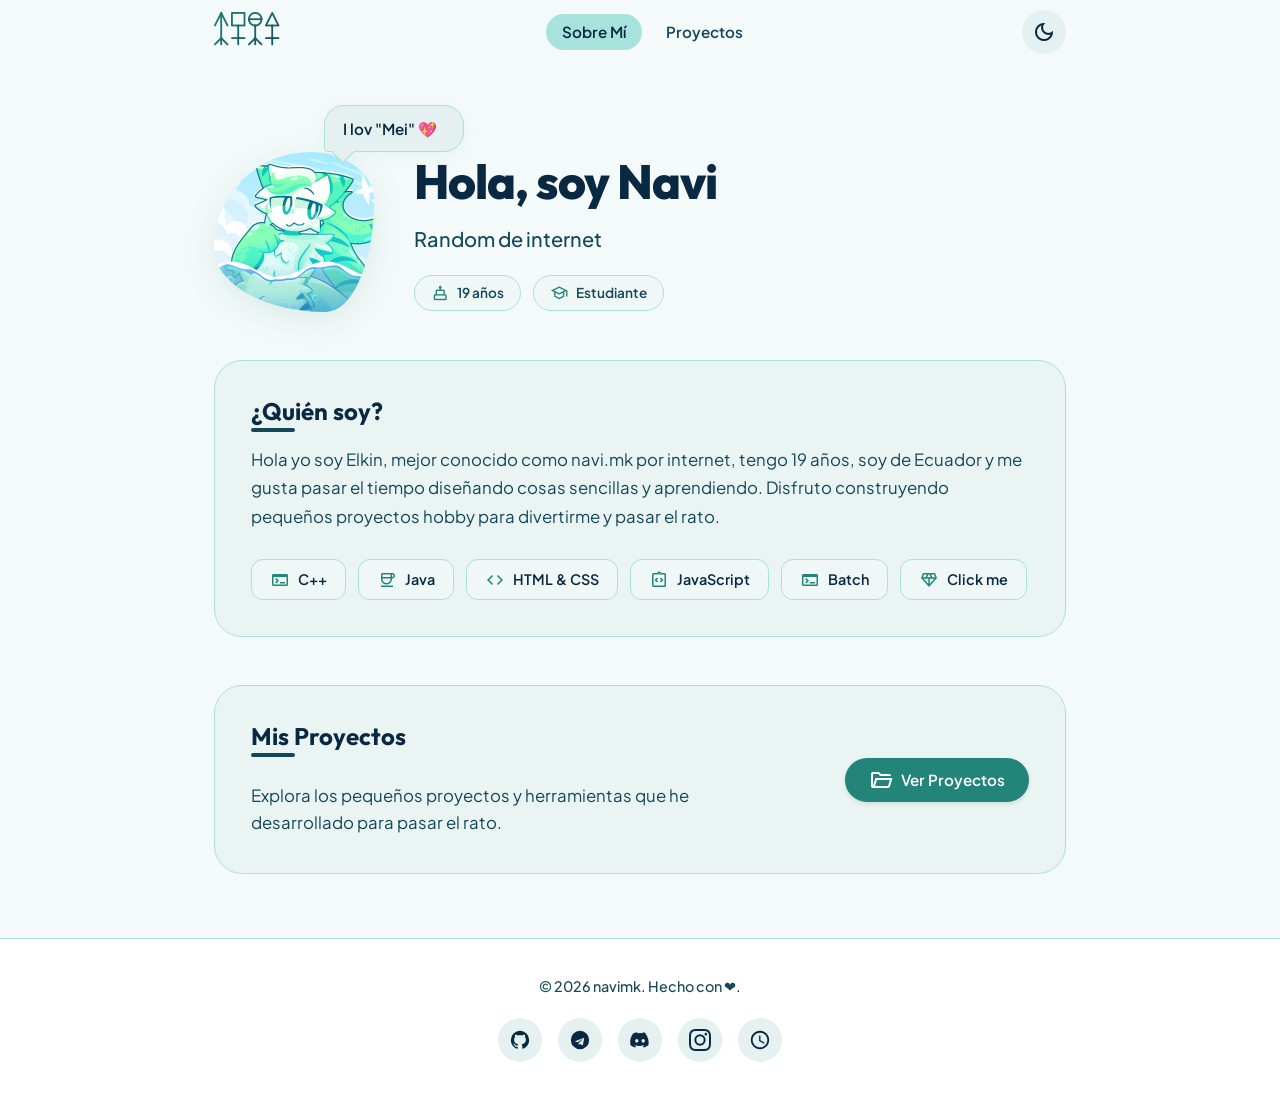
<file: index.html>
<!DOCTYPE html>
<html lang="es">
<head>
    <meta charset="UTF-8">
    <meta name="viewport" content="width=device-width, initial-scale=1.0">
    <meta name="description" content="Pagina de Navi.mk :3">
    <link rel="icon" href="assets/icon.webp">
    <title>Navi.mk</title>
    <!-- Google Fonts and Material Symbols -->
    <link rel="stylesheet"
        href="https://fonts.googleapis.com/css2?family=Material+Symbols+Outlined:opsz,wght,FILL,GRAD@20..48,100..700,0..1,-50..200" />
    <link rel="stylesheet" href="style.css">
    <script>
        // Aplicar tema inmediatamente para evitar parpadeo blanco/oscuro en la carga
        const savedTheme = localStorage.getItem('theme');
        const systemPrefersDark = window.matchMedia('(prefers-color-scheme: dark)').matches;
        const initialTheme = savedTheme || (systemPrefersDark ? 'dark' : 'light');
        document.documentElement.setAttribute('data-theme', initialTheme);
    </script>
</head>

<body>
    <!-- Top App Bar Component -->
    <nav-header active="index"></nav-header>

    <main class="main-content">
        <!-- Profile / Hero Section -->
        <section class="hero-section">
            <div class="profile-avatar-container">
                <!-- Expressive blob shape as avatar background with theme-responsive profile picture -->
                <div class="profile-blob" tabindex="0" role="button" aria-label="Ver créditos de la foto de perfil">
                </div>
                <!-- Globo de texto (Speech bubble) -->
                <div class="speech-bubble">
                    <p id="texto-dinamico-burbuja">Cargando...</p>
                </div>
            </div>
            <div class="hero-info">
                <h1 class="display-name">Hola, soy Navi</h1>
                <p class="headline-text">Random de internet</p>
                <div class="info-badges">
                    <span class="info-badge">
                        <span class="material-symbols-outlined">cake</span>
                        <span>19 años</span>
                    </span>
                    <span class="info-badge">
                        <span class="material-symbols-outlined">school</span>
                        <span>Estudiante</span>
                    </span>
                </div>
            </div>
        </section>

        <!-- About Me Card -->
        <section class="about-card">
            <h2 class="section-title">¿Quién soy?</h2>
            <p class="about-text">
                Hola yo soy Elkin, mejor conocido como navi.mk por internet, tengo 19 años, soy de Ecuador y me gusta
                pasar el tiempo diseñando cosas sencillas y aprendiendo.
                Disfruto construyendo pequeños proyectos hobby para divertirme y pasar el rato.
            </p>
            <div class="skills-container">
                <span class="chip">
                    <span class="material-symbols-outlined chip-icon">terminal</span>
                    <span>C++</span>
                </span>
                <span class="chip">
                    <span class="material-symbols-outlined chip-icon">coffee</span>
                    <span>Java</span>
                </span>
                <span class="chip">
                    <span class="material-symbols-outlined chip-icon">code</span>
                    <span>HTML & CSS</span>
                </span>
                <span class="chip">
                    <span class="material-symbols-outlined chip-icon">integration_instructions</span>
                    <span>JavaScript</span>
                </span>
                <span class="chip">
                    <span class="material-symbols-outlined chip-icon">terminal</span>
                    <span>Batch</span>
                </span>
                <span class="chip" onclick="fifiegg()">
                    <span class="material-symbols-outlined chip-icon">diamond</span>
                    <span>Click me</span>
                </span>
            </div>
        </section>

        <!-- Projects CTA Card -->
        <section class="projects-cta-card">
            <div class="cta-content">
                <h2 class="section-title">Mis Proyectos</h2>
                <p class="cta-text">Explora los pequeños proyectos y herramientas que he desarrollado para pasar el
                    rato.</p>
            </div>
            <a href="proyectos.html" class="btn-primary">
                <span class="material-symbols-outlined">folder_open</span>
                <span>Ver Proyectos</span>
            </a>
        </section>
    </main>

    <!-- Footer Component -->
    <nav-footer></nav-footer>

    <!-- Modal para Créditos de Foto de Perfil -->
    <div id="pfp-modal" class="modal-overlay" aria-hidden="true" role="dialog" aria-labelledby="pfp-modal-title">
        <div class="modal-container">
            <header class="modal-header">
                <h2 id="pfp-modal-title" class="modal-title-text">Créditos del Avatar</h2>
                <button id="pfp-modal-close" class="icon-button" aria-label="Cerrar ventana">
                    <span class="material-symbols-outlined">close</span>
                </button>
            </header>
            <div class="modal-body">
                <p class="modal-desc">El personaje y pfp utilizada es propiedad de artifyber/azka, todos los créditos a
                    su persona</p>
                <p class="modal-desc">Me encanta su arte, es muy bonito :3</p>
                <p class="modal-desc">Puedes visitar su Twitter y ver su arte aqui:</p>
            </div>
            <div class="modal-footer">
                <a href="https://x.com/artifyber" target="_blank" class="btn-primary">
                    <span class="material-symbols-outlined">open_in_new</span>
                    <span>Ver a Artifyber</span>
                </a>
            </div>
        </div>
    </div>
    <!-- egg -->
    <div id="ventana-emergente" class="egg">
    <a class="btn-primary btn-egg" onclick="byfifi()"><span>X</span></a>
    <div id="fifi-dvd"><img class="minififi" src="assets/icon.webp"></div>
    </div>
    <!-- JS Script -->
    <script src="/scripts/components.js"></script>
    <script src="/scripts/egg.js"></script>
    <script src="/scripts/script.js"></script>
    <script src="/scripts/frases.js"></script>
</body>

</html>
</file>
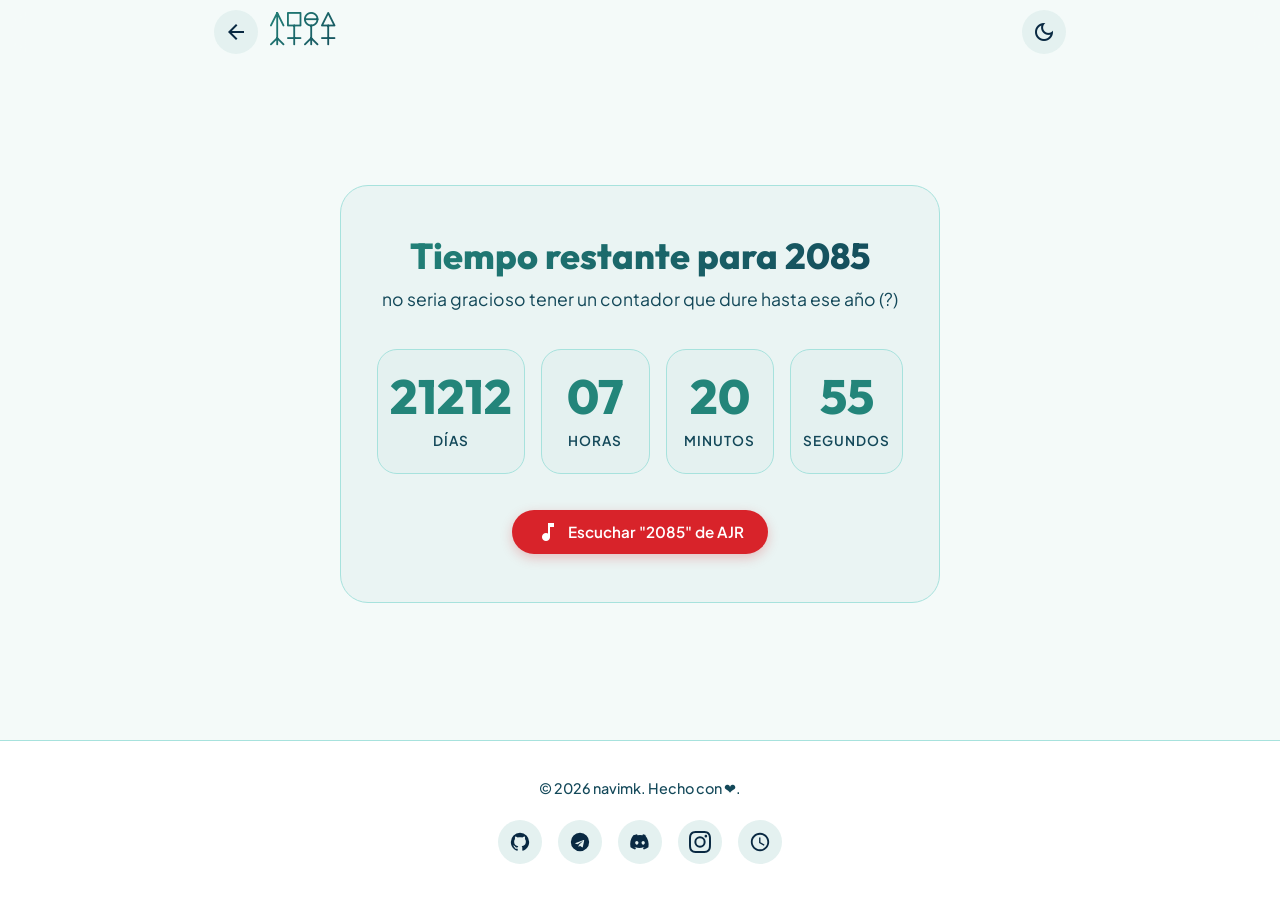
<file: 2085.html>
<!DOCTYPE html>
<html lang="es">

<head>
    <meta charset="UTF-8">
    <meta name="viewport" content="width=device-width, initial-scale=1.0">
    <meta name="description" content="2085">
    <link rel="icon" href="assets/icon.webp">
    <title>Cuenta Regresiva a 2085</title>
    <!-- Google Fonts and Material Symbols -->
    <link rel="stylesheet"
        href="https://fonts.googleapis.com/css2?family=Material+Symbols+Outlined:opsz,wght,FILL,GRAD@20..48,100..700,0..1,-50..200" />
    <link rel="stylesheet" href="style.css">
    <script>
        // Aplicar tema inmediatamente para evitar parpadeo blanco/oscuro en la carga
        const savedTheme = localStorage.getItem('theme');
        const systemPrefersDark = window.matchMedia('(prefers-color-scheme: dark)').matches;
        const initialTheme = savedTheme || (systemPrefersDark ? 'dark' : 'light');
        document.documentElement.setAttribute('data-theme', initialTheme);
    </script>
</head>

<body>
    <!-- Top App Bar Component -->
    <nav-header back="true"></nav-header>

    <!-- Main Content -->
    <main class="main-content">
        <section class="countdown-section">
            <div class="countdown-card">
                <h1 class="countdown-title">Tiempo restante para 2085</h1>
                <p class="countdown-subtitle">no seria gracioso tener un contador que dure hasta ese año (?)</p>

                <div id="contador" class="countdown-grid">
                    <div class="bloque-tiempo">
                        <span id="dias" class="numero">00</span>
                        <span class="etiqueta">Días</span>
                    </div>
                    <div class="bloque-tiempo">
                        <span id="horas" class="numero">00</span>
                        <span class="etiqueta">Horas</span>
                    </div>
                    <div class="bloque-tiempo">
                        <span id="minutos" class="numero">00</span>
                        <span class="etiqueta">Minutos</span>
                    </div>
                    <div class="bloque-tiempo">
                        <span id="segundos" class="numero">00</span>
                        <span class="etiqueta">Segundos</span>
                    </div>
                </div>

                <h2 id="mensaje-final" style="display:none;" class="final-message">Hola!</h2>

                <div style="margin-top: 36px; display: flex; justify-content: center;">
                    <a href="https://www.youtube.com/watch?v=4t3IgrvlKMI" target="_blank" class="btn-primary"
                        style="background-color: #d8232a; color: #ffffff; gap: 8px; box-shadow: 0 4px 12px rgba(216, 35, 42, 0.25);">
                        <span class="material-symbols-outlined">music_note</span>
                        <span>Escuchar "2085" de AJR</span>
                    </a>
                </div>
            </div>
        </section>
    </main>

    <!-- Footer Component -->
    <nav-footer></nav-footer>

    <!-- JAVASCRIPT: La lógica del temporizador -->
    <script>
        // 1. Define la fecha objetivo (Formato: Mes Día, Año Hora:Minuto:Segundo)
        const fechaObjetivo = new Date("Jan 1, 2085 00:00:00").getTime();

        // 2. Actualiza la cuenta cada 1 segundo (1000 milisegundos)
        const intervalo = setInterval(function () {

            // Obtener la fecha y hora de hoy
            const ahora = new Date().getTime();

            // Encontrar la distancia entre ahora y la fecha objetivo
            const distancia = fechaObjetivo - ahora;

            // Cálculos de tiempo para días, horas, minutos y segundos
            const dias = Math.floor(distancia / (1000 * 60 * 60 * 24));
            const horas = Math.floor((distancia % (1000 * 60 * 60 * 24)) / (1000 * 60 * 60));
            const minutos = Math.floor((distancia % (1000 * 60 * 60)) / (1000 * 60));
            const segundos = Math.floor((distancia % (1000 * 60)) / 1000);

            // Mostrar el resultado en los elementos HTML correspondientes
            document.getElementById("dias").innerText = dias;
            document.getElementById("horas").innerText = horas < 10 ? "0" + horas : horas;
            document.getElementById("minutos").innerText = minutos < 10 ? "0" + minutos : minutos;
            document.getElementById("segundos").innerText = segundos < 10 ? "0" + segundos : segundos;

            // Si la cuenta regresiva termina
            if (distancia < 0) {
                clearInterval(intervalo);
                document.getElementById("contador").style.display = "none";
                document.getElementById("mensaje-final").style.display = "block";
            }
        }, 1000);
    </script>
    <!-- JS Script del tema y modales -->
    <script src="/scripts/components.js"></script>
    <script src="/scripts/script.js"></script>
</body>

</html>
</file>
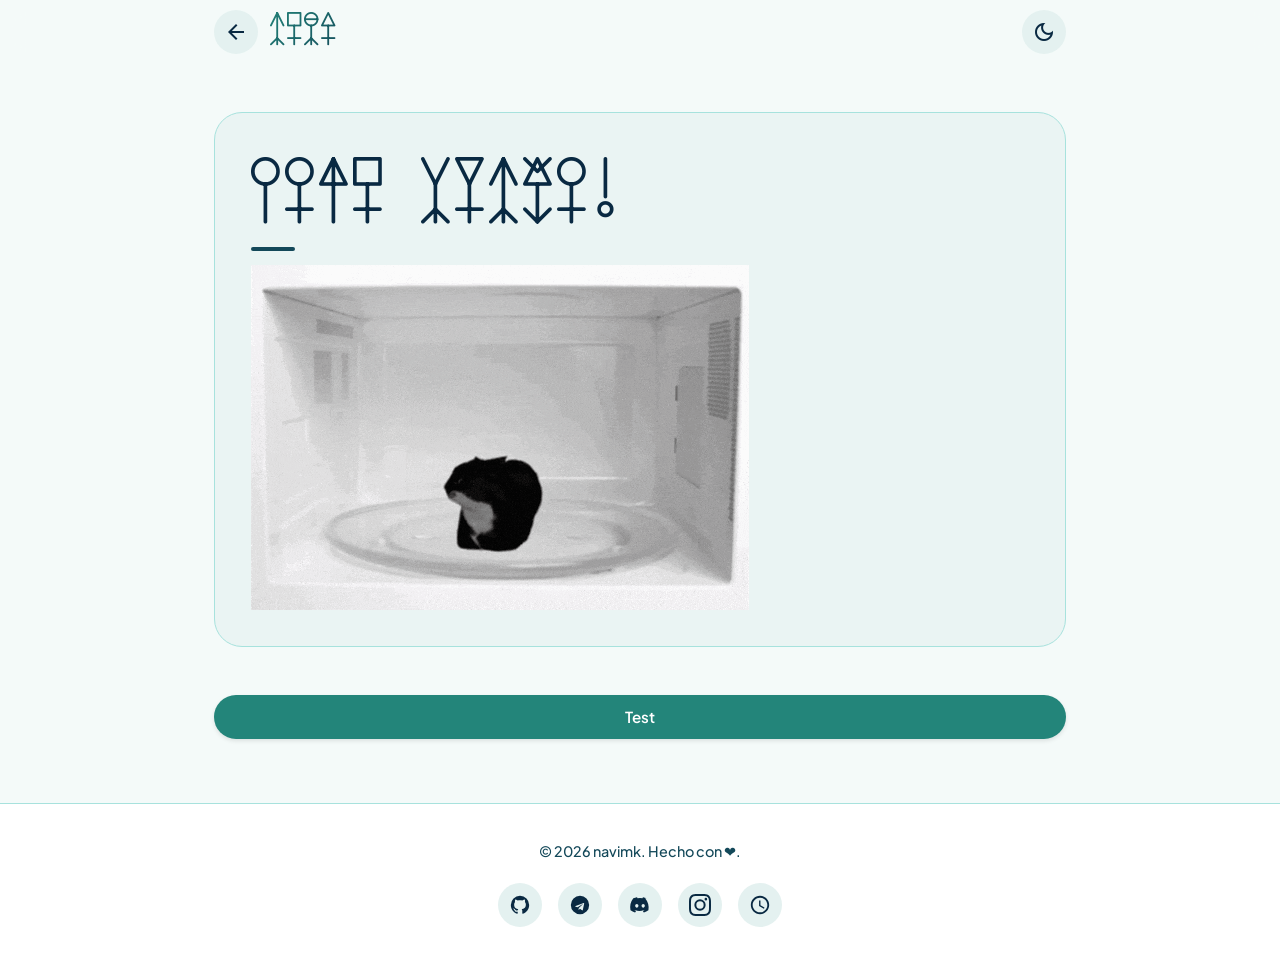
<file: hola.html>
<html>
<head>
    <!--Hola-->
    <!--el chiste de este archivo es solo ser un hola-->
    <meta name="viewport" content="width=device-width, initial-scale=1.0">
    <title>Hola mundo</title>
    <link rel="stylesheet" href="style.css">
    <link rel="stylesheet"
        href="https://fonts.googleapis.com/css2?family=Material+Symbols+Outlined:opsz,wght,FILL,GRAD@20..48,100..700,0..1,-50..200" />
    <script>
        // Aplicar tema inmediatamente para evitar parpadeo blanco/oscuro en la carga
        const savedTheme = localStorage.getItem('theme');
        const systemPrefersDark = window.matchMedia('(prefers-color-scheme: dark)').matches;
        const initialTheme = savedTheme || (systemPrefersDark ? 'dark' : 'light');
        document.documentElement.setAttribute('data-theme', initialTheme);
    </script>
</head>
<body>
    <!-- Top App Bar Component -->
    <nav-header back="true"></nav-header>

    <main class="main-content">
    <section class="about-card">
        <h1 class="hello section-title">Hola mundo!</h1>
        
        <img src="assets/spinning-cat.gif" >

    </section>
            <a class="btn-primary" href="test.html">
        <span>Test</span>
    </a>
    </main>

    <!-- Footer Component -->
    <nav-footer></nav-footer>
    <!-- JS Script -->
    <script src="/scripts/components.js"></script>
    <script src="/scripts/script.js"></script>
</body>
</html>
</file>
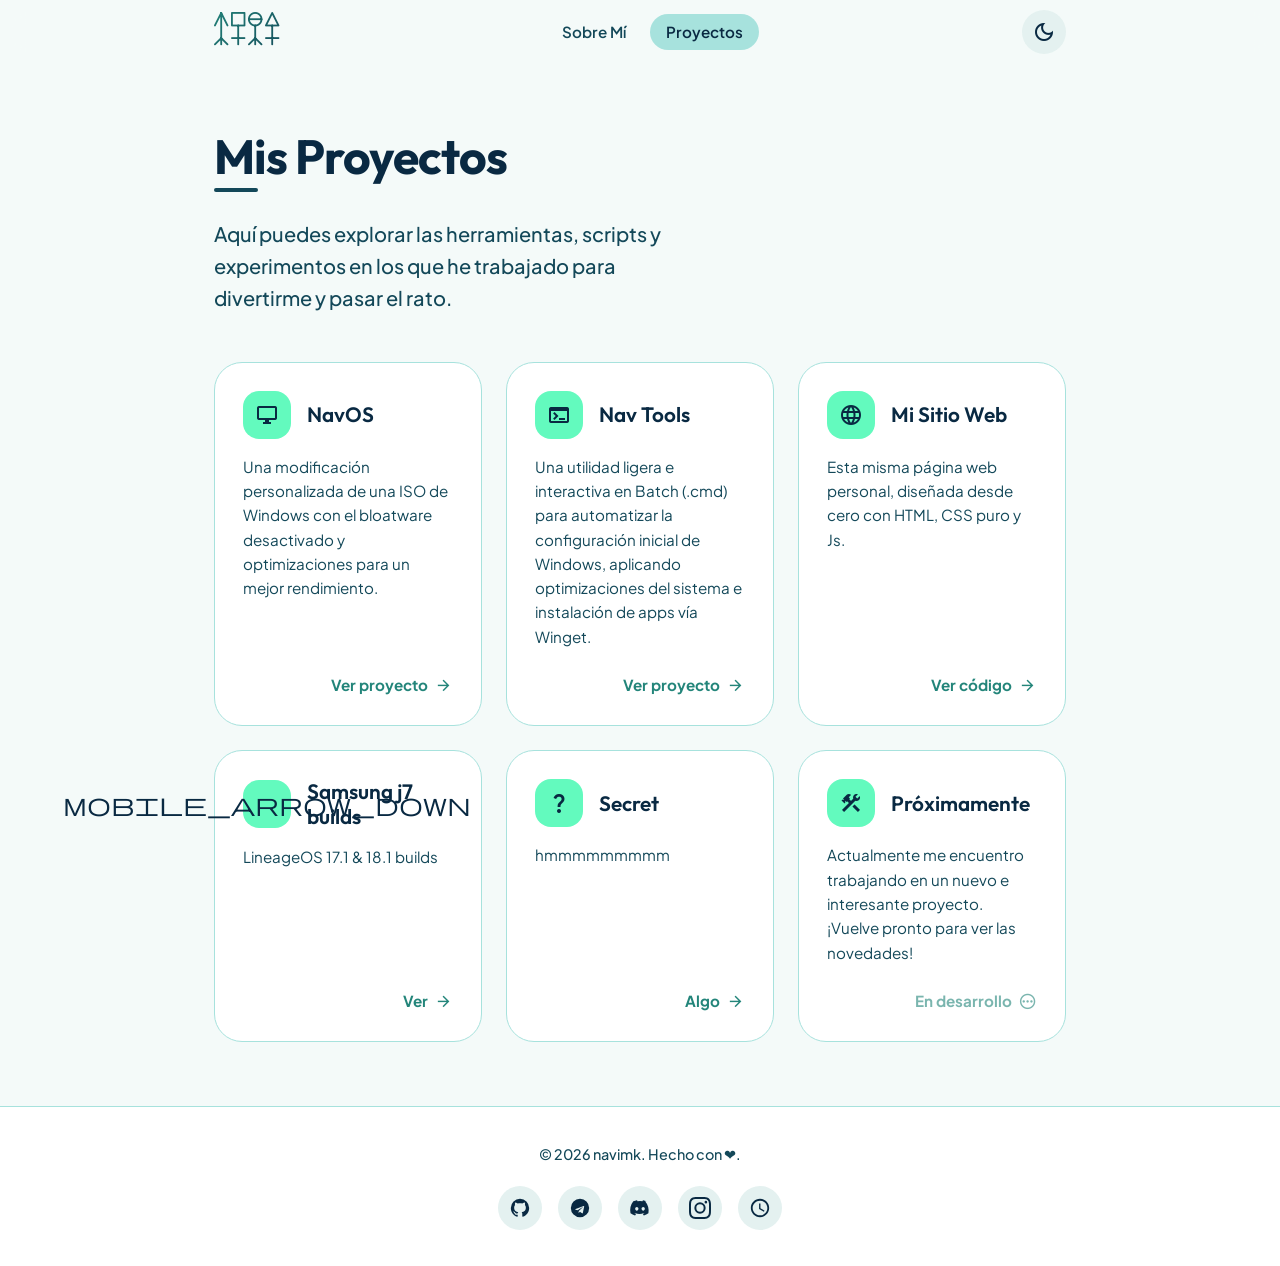
<file: proyectos.html>
<!DOCTYPE html>
<html lang="es">
<head>
    <meta charset="UTF-8">
    <meta name="viewport" content="width=device-width, initial-scale=1.0">
    <link rel="icon" href="assets/icon.webp">
    <meta name="description" content="Proyectos de Navi">
    <title>Proyectos - Navi</title>
    <!-- Google Fonts and Material Symbols -->
    <link rel="stylesheet"
        href="https://fonts.googleapis.com/css2?family=Material+Symbols+Outlined:opsz,wght,FILL,GRAD@20..48,100..700,0..1,-50..200" />
    <link rel="stylesheet" href="style.css">
    <script>
        // Aplicar tema inmediatamente para evitar parpadeo blanco/oscuro en la carga
        const savedTheme = localStorage.getItem('theme');
        const systemPrefersDark = window.matchMedia('(prefers-color-scheme: dark)').matches;
        const initialTheme = savedTheme || (systemPrefersDark ? 'dark' : 'light');
        document.documentElement.setAttribute('data-theme', initialTheme);
    </script>
</head>
<!--Recordatorio para Navi/Nina-->
<!--Ordena mejor los putos html que estan todos revueltos-->
<body>
    <!-- Top App Bar Component -->
    <nav-header active="proyectos"></nav-header>

    <main class="main-content">
        <!-- Projects Section Header -->
        <section class="hero-info"
            style="margin-top: 16px; align-items: flex-start; flex-direction: column; gap: 12px;">
            <h1 class="section-title display-name">Mis Proyectos</h1>
            <p class="headline-text" >Aquí puedes explorar las herramientas, scripts y experimentos en los que he
                trabajado para divertirme y pasar el rato.</p>
        </section>

        <!-- Projects Grid Section -->
        <section class="projects-section">
            <div id="projects-container" class="projects-grid">
                <!-- Proyectos inyectados vía render-proyectos.js -->
            </div>
            </div>
        </section>
    </main>

    <!-- Footer Component -->
    <nav-footer></nav-footer>

    <!-- Contenedor para Modales Dinámicos -->
    <div id="modals-container"></div>

    <!-- JS Script -->
    <script src="/scripts/components.js"></script>
    <script src="/scripts/proyectos-data.js"></script>
    <script src="/scripts/render-proyectos.js"></script>
    <script src="/scripts/script.js"></script>
</body>

</html>
</file>
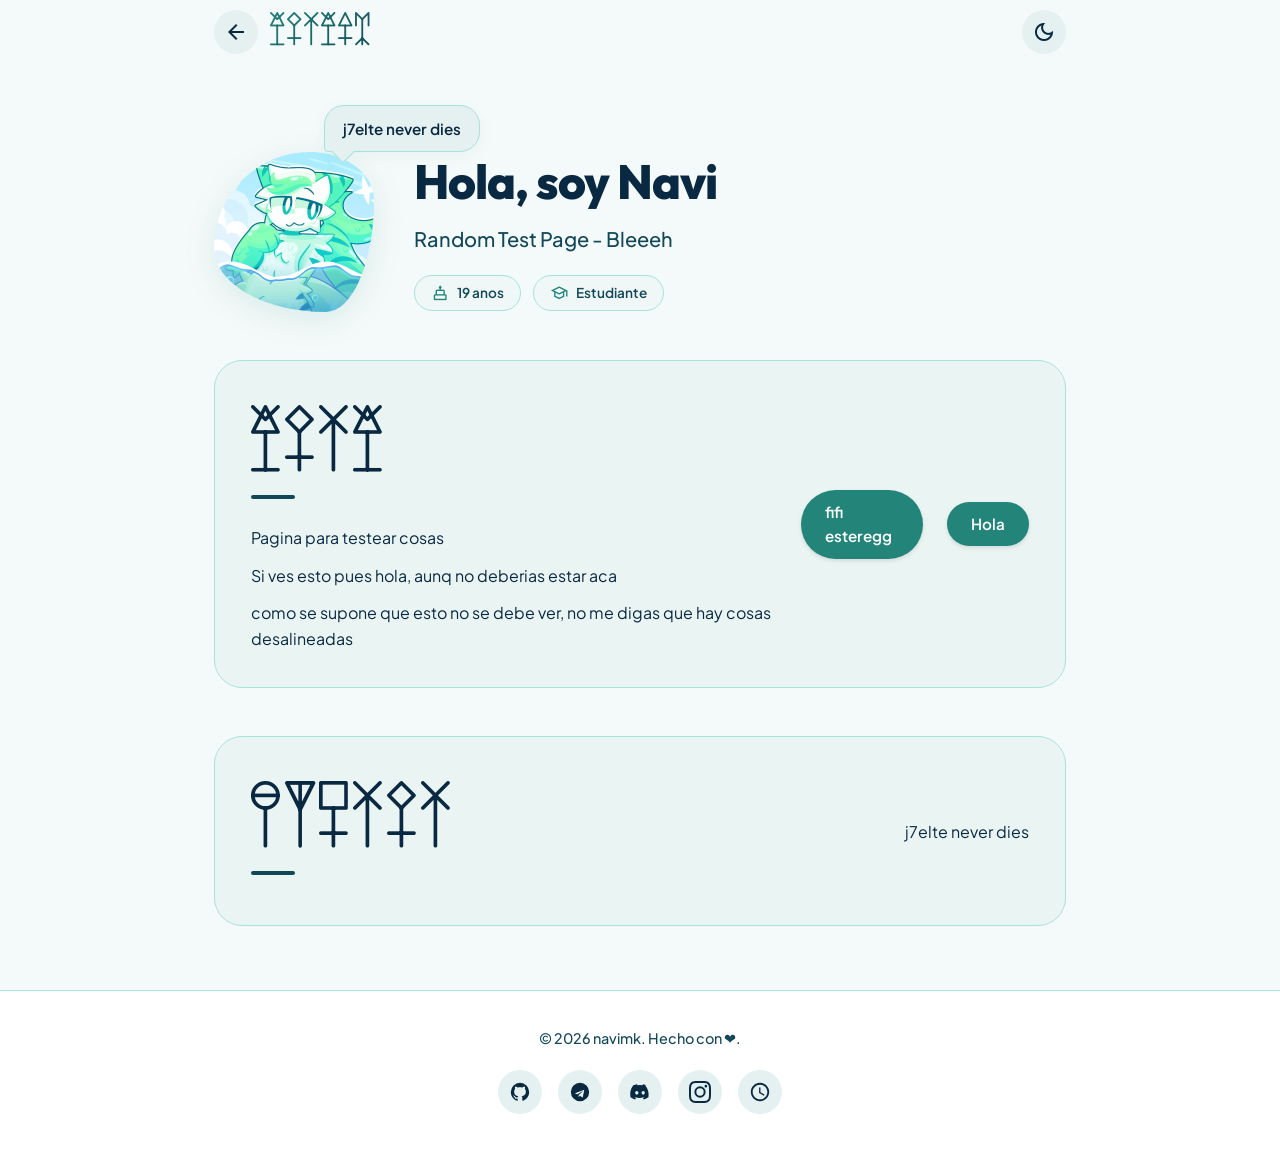
<file: test.html>
<!DOCTYPE html>
<!--omar puto-->
<html lang="es">

<head>
    <meta charset="UTF-8">
    <meta name="viewport" content="width=device-width, initial-scale=1.0">
    <link rel="stylesheet"
        href="https://fonts.googleapis.com/css2?family=Material+Symbols+Outlined:opsz,wght,FILL,GRAD@20..48,100..700,0..1,-50..200" />
    <title>Test</title>
    <link rel="stylesheet" href="style.css">
    <script>
        // Aplicar tema inmediatamente para evitar parpadeo blanco/oscuro en la carga
        const savedTheme = localStorage.getItem('theme');
        const systemPrefersDark = window.matchMedia('(prefers-color-scheme: dark)').matches;
        const initialTheme = savedTheme || (systemPrefersDark ? 'dark' : 'light');
        document.documentElement.setAttribute('data-theme', initialTheme);
    </script>

</head>

<body>
    <!-- Top App Bar Component -->
    <nav-header back="true" title="Testing"></nav-header>
    <main class="main-content">
        <!-- Profile / Hero Section (Test)-->
        <section class="hero-section">
            <div class="profile-avatar-container">
                <!-- Expressive blob shape as avatar background with theme-responsive profile picture -->
                <div class="profile-blob" tabindex="0" role="button" aria-label="Ver créditos de la foto de perfil">
                </div>
                <!-- Globo de texto (Speech bubble) -->
                <div class="speech-bubble">
                    <p id="texto-dinamico-burbuja">Cargando...</p>
                </div>
            </div>
            <div class="hero-info">
                <h1 class="display-name">Hola, soy Navi</h1>
                <p class="headline-text">Random Test Page - Bleeeh</p>
                <div class="info-badges">
                    <span class="info-badge">
                        <span class="material-symbols-outlined">cake</span>
                        <span>19 anos</span>
                    </span>
                    <span class="info-badge">
                        <span class="material-symbols-outlined">school</span>
                        <span>Estudiante</span>
                    </span>
                </div>
            </div>
        </section>
        <!--Test#1 ester egg-->
        <section class="projects-cta-card">
            <div class="cta-content">
                <h1 class="test section-title">Test</h1>
                <p>Pagina para testear cosas</p>
                <p>Si ves esto pues hola, aunq no deberias estar aca</p>
                <p>como se supone que esto no se debe ver, no me digas que hay cosas desalineadas </p>
            </div>
            <a class="btn-primary" onclick="fifiegg()">
                <span>fifi esteregg</span>
            </a>
            <a class="btn-primary" href="hola.html">
                <span>Hola</span>
            </a>
        </section>
        <!--Test #2 frases aleatorias-->
        <section class="projects-cta-card">
            <h1 class="test section-title">Frases</h1>
            <div class="cta-content">
                <p id="texto-dinamico">Cargando frase...</p>
            </div>
        </section>
    </main>

    </section>
    <!-- Footer Component -->
    <nav-footer></nav-footer>

    <!-- egg -->
    <div id="ventana-emergente" class="egg">
        <a class="btn-primary btn-egg" onclick="byfifi()"><span>X</span></a>
        <div id="fifi-dvd"><img class="minififi" src="assets/icon.webp"></div>
    </div>
    <!-- JS Scripts -->
    <script src="/scripts/components.js"></script>
    <script src="/scripts/egg.js"></script>
    <script src="/scripts/script.js"></script>
    <script src="/scripts/frases.js"></script>
</body>

</html>
</file>
<file: style.css>
@import url('https://fonts.googleapis.com/css2?family=Outfit:wght@700;800&family=Plus+Jakarta+Sans:wght@400;500;600;700&display=swap');
@import url('css/variables.css');
@import url('css/base.css');
@import url('css/components.css');
@import url('css/modals.css');
@import url('css/pages.css');
</file>
